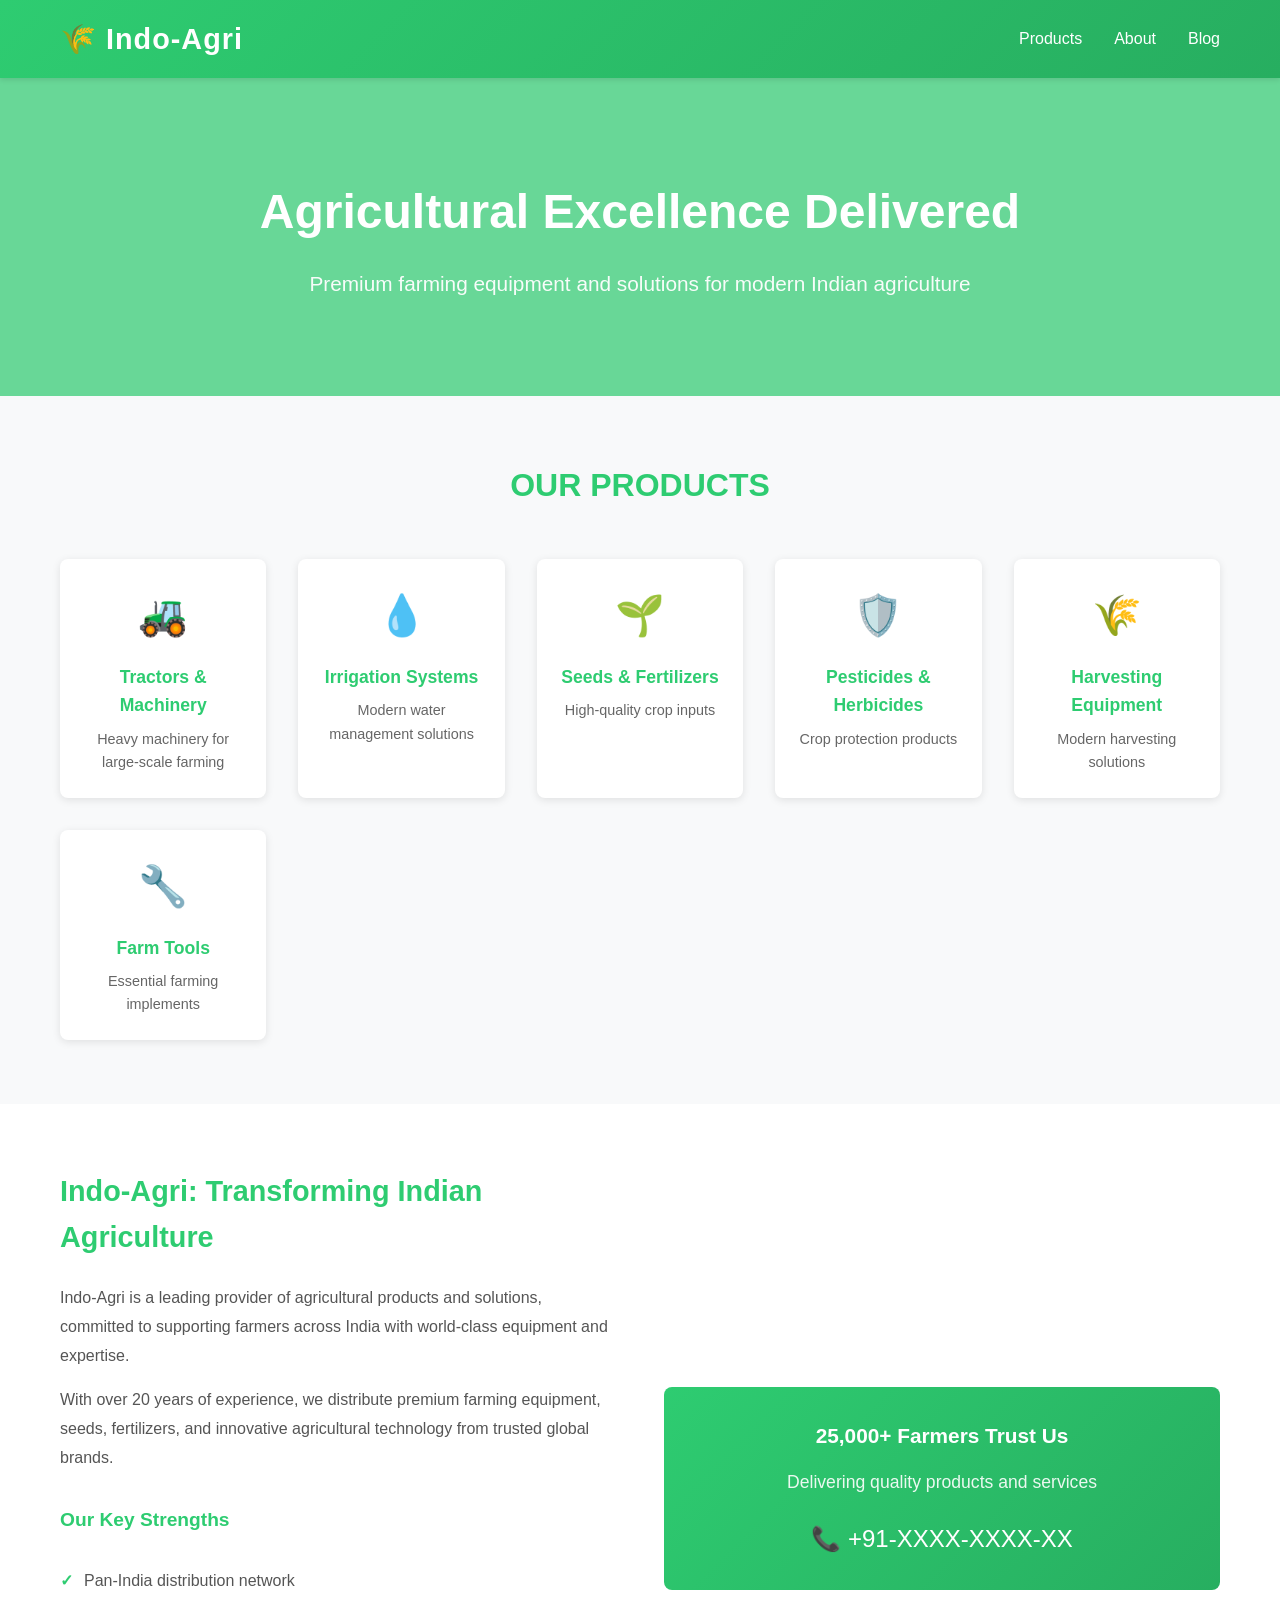
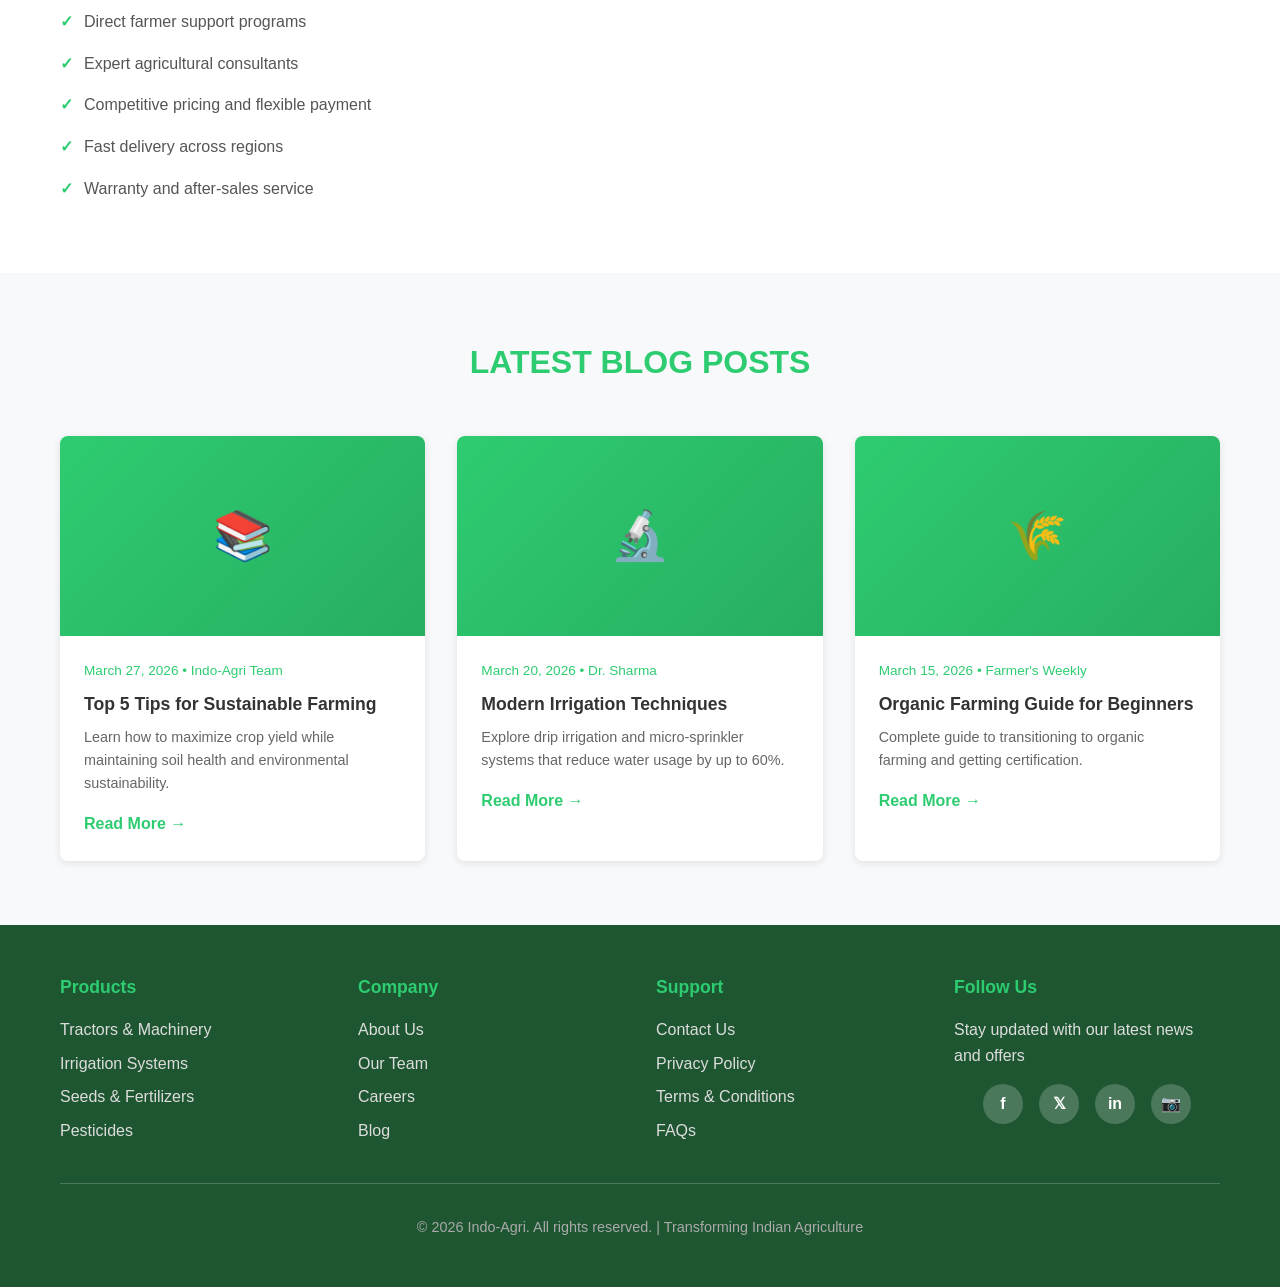
<file: index.html>
<!DOCTYPE html>
<html lang="en">
<head>
    <meta charset="UTF-8">
    <meta name="viewport" content="width=device-width, initial-scale=1.0">
    <title>Indo-Agri | Agricultural Products & Solutions</title>
    <link rel="stylesheet" href="styles.css">
</head>
<body>
    <!-- Header -->
    <header>
        <div class="container">
            <div class="header-content">
                <a href="#home" class="logo">🌾 Indo-Agri</a>
                <nav>
                    <a href="#products">Products</a>
                    <a href="#company">About</a>
                    <a href="#blog">Blog</a>
                </nav>
            </div>
        </div>
    </header>

    <!-- Hero Section -->
    <section class="hero" id="home">
        <div class="container">
            <h1>Agricultural Excellence Delivered</h1>
            <p>Premium farming equipment and solutions for modern Indian agriculture</p>
        </div>
    </section>

    <!-- Products Section -->
    <section id="products" class="products-section">
        <div class="container">
            <h2 class="section-title">OUR PRODUCTS</h2>
            <div class="products-grid">
                <div class="product-card">
                    <div class="product-icon">🚜</div>
                    <h3>Tractors & Machinery</h3>
                    <p>Heavy machinery for large-scale farming</p>
                </div>
                <div class="product-card">
                    <div class="product-icon">💧</div>
                    <h3>Irrigation Systems</h3>
                    <p>Modern water management solutions</p>
                </div>
                <div class="product-card">
                    <div class="product-icon">🌱</div>
                    <h3>Seeds & Fertilizers</h3>
                    <p>High-quality crop inputs</p>
                </div>
                <div class="product-card">
                    <div class="product-icon">🛡️</div>
                    <h3>Pesticides & Herbicides</h3>
                    <p>Crop protection products</p>
                </div>
                <div class="product-card">
                    <div class="product-icon">🌾</div>
                    <h3>Harvesting Equipment</h3>
                    <p>Modern harvesting solutions</p>
                </div>
                <div class="product-card">
                    <div class="product-icon">🔧</div>
                    <h3>Farm Tools</h3>
                    <p>Essential farming implements</p>
                </div>
            </div>
        </div>
    </section>

    <!-- Company Info Section -->
    <section id="company" class="company-info">
        <div class="container">
            <div class="company-content">
                <div class="company-text">
                    <h2>Indo-Agri: Transforming Indian Agriculture</h2>
                    <p>Indo-Agri is a leading provider of agricultural products and solutions, committed to supporting farmers across India with world-class equipment and expertise.</p>
                    <p>With over 20 years of experience, we distribute premium farming equipment, seeds, fertilizers, and innovative agricultural technology from trusted global brands.</p>
                    
                    <h3>Our Key Strengths</h3>
                    <ul class="strengths-list">
                        <li>Pan-India distribution network</li>
                        <li>Direct farmer support programs</li>
                        <li>Expert agricultural consultants</li>
                        <li>Competitive pricing and flexible payment</li>
                        <li>Fast delivery across regions</li>
                        <li>Warranty and after-sales service</li>
                    </ul>
                </div>
                <div class="company-info-box">
                    <h3>25,000+ Farmers Trust Us</h3>
                    <p>Delivering quality products and services</p>
                    <div class="contact-phone">📞 +91-XXXX-XXXX-XX</div>
                </div>
            </div>
        </div>
    </section>

    <!-- Blog Section -->
    <section id="blog" class="blog-section">
        <div class="container">
            <h2 class="section-title">LATEST BLOG POSTS</h2>
            <div class="blog-grid">
                <div class="blog-card">
                    <div class="blog-image">📚</div>
                    <div class="blog-content">
                        <div class="blog-date">March 27, 2026 • Indo-Agri Team</div>
                        <h3>Top 5 Tips for Sustainable Farming</h3>
                        <p>Learn how to maximize crop yield while maintaining soil health and environmental sustainability.</p>
                        <a href="#" class="read-more">Read More →</a>
                    </div>
                </div>
                <div class="blog-card">
                    <div class="blog-image">🔬</div>
                    <div class="blog-content">
                        <div class="blog-date">March 20, 2026 • Dr. Sharma</div>
                        <h3>Modern Irrigation Techniques</h3>
                        <p>Explore drip irrigation and micro-sprinkler systems that reduce water usage by up to 60%.</p>
                        <a href="#" class="read-more">Read More →</a>
                    </div>
                </div>
                <div class="blog-card">
                    <div class="blog-image">🌾</div>
                    <div class="blog-content">
                        <div class="blog-date">March 15, 2026 • Farmer's Weekly</div>
                        <h3>Organic Farming Guide for Beginners</h3>
                        <p>Complete guide to transitioning to organic farming and getting certification.</p>
                        <a href="#" class="read-more">Read More →</a>
                    </div>
                </div>
            </div>
        </div>
    </section>

    <!-- Footer -->
    <footer>
        <div class="container">
            <div class="footer-content">
                <div class="footer-section">
                    <h4>Products</h4>
                    <ul>
                        <li><a href="#">Tractors & Machinery</a></li>
                        <li><a href="#">Irrigation Systems</a></li>
                        <li><a href="#">Seeds & Fertilizers</a></li>
                        <li><a href="#">Pesticides</a></li>
                    </ul>
                </div>
                <div class="footer-section">
                    <h4>Company</h4>
                    <ul>
                        <li><a href="#">About Us</a></li>
                        <li><a href="#">Our Team</a></li>
                        <li><a href="#">Careers</a></li>
                        <li><a href="#">Blog</a></li>
                    </ul>
                </div>
                <div class="footer-section">
                    <h4>Support</h4>
                    <ul>
                        <li><a href="#">Contact Us</a></li>
                        <li><a href="#">Privacy Policy</a></li>
                        <li><a href="#">Terms & Conditions</a></li>
                        <li><a href="#">FAQs</a></li>
                    </ul>
                </div>
                <div class="footer-section">
                    <h4>Follow Us</h4>
                    <p>Stay updated with our latest news and offers</p>
                    <div class="social-links">
                        <a href="#" title="Facebook">f</a>
                        <a href="#" title="Twitter">𝕏</a>
                        <a href="#" title="LinkedIn">in</a>
                        <a href="#" title="Instagram">📷</a>
                    </div>
                </div>
            </div>
            <div class="footer-bottom">
                <p>&copy; 2026 Indo-Agri. All rights reserved. | Transforming Indian Agriculture</p>
            </div>
        </div>
    </footer>
</body>
</html>
</file>
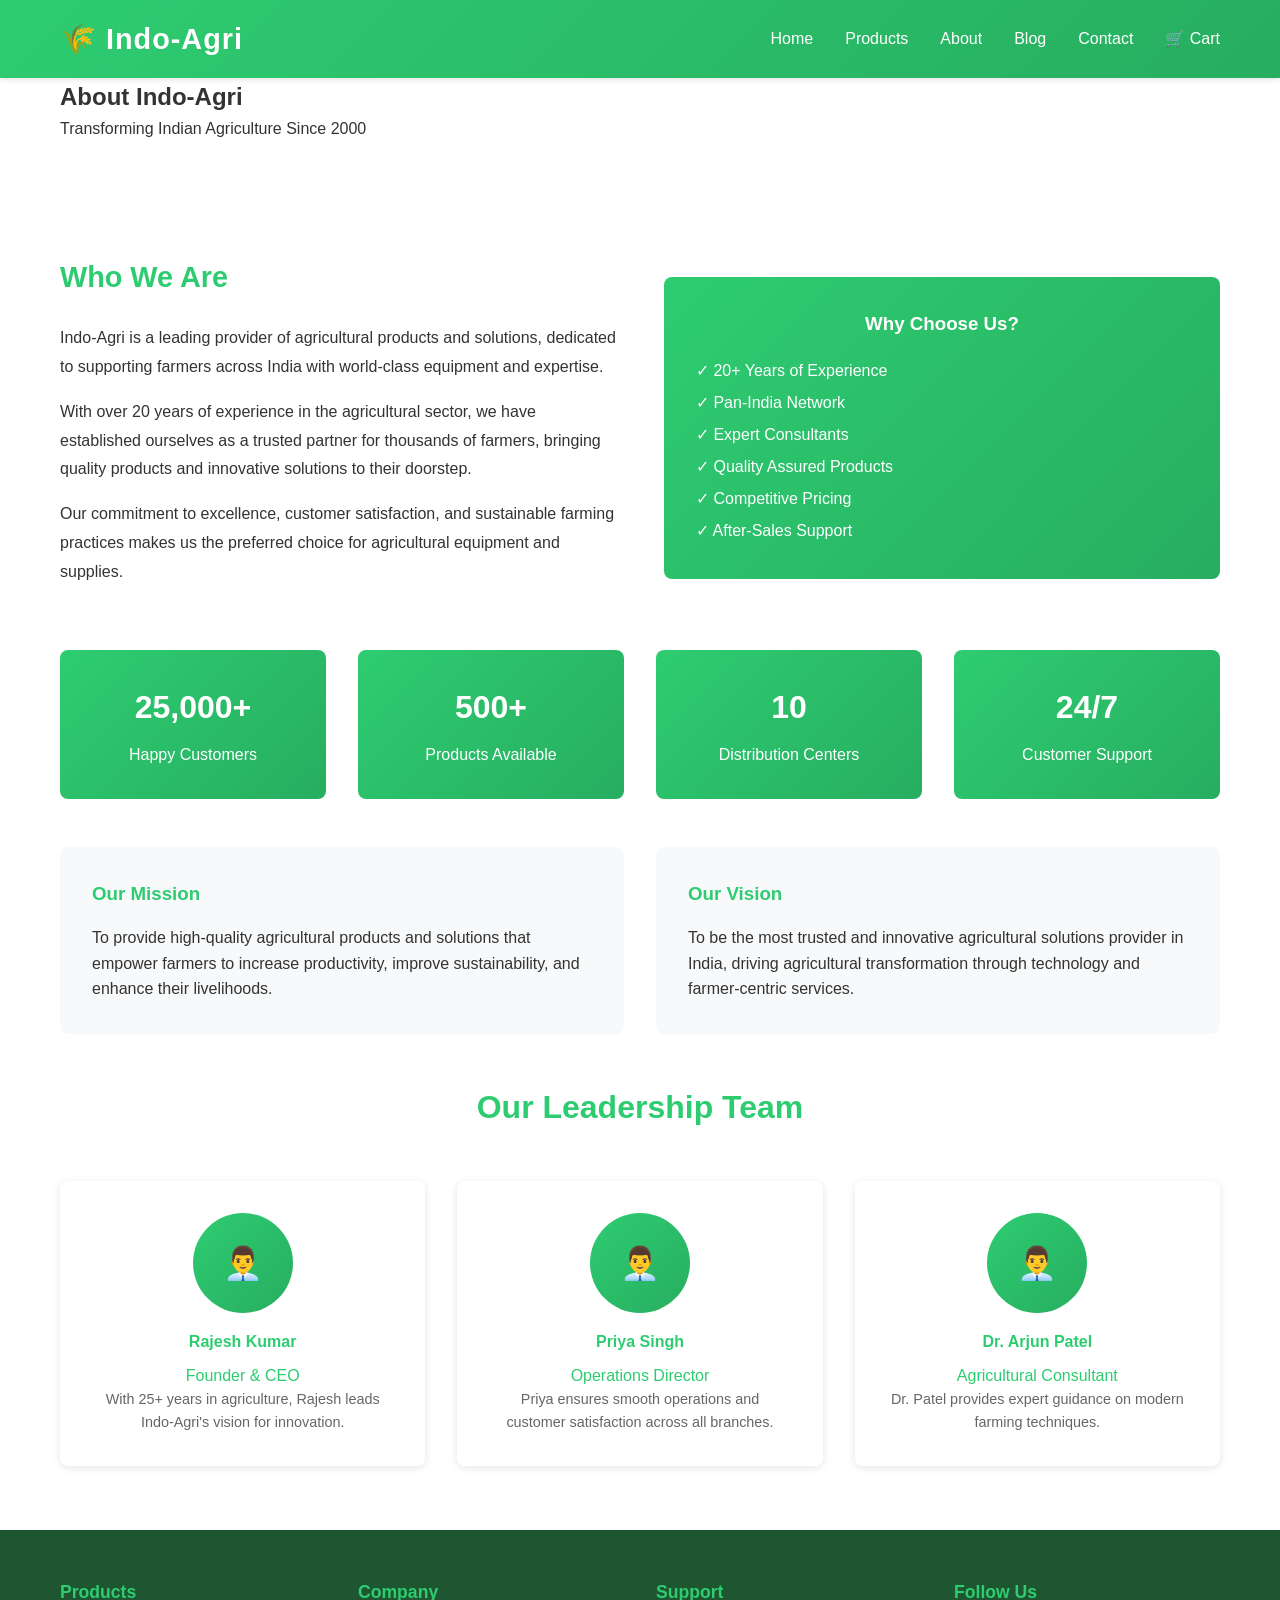
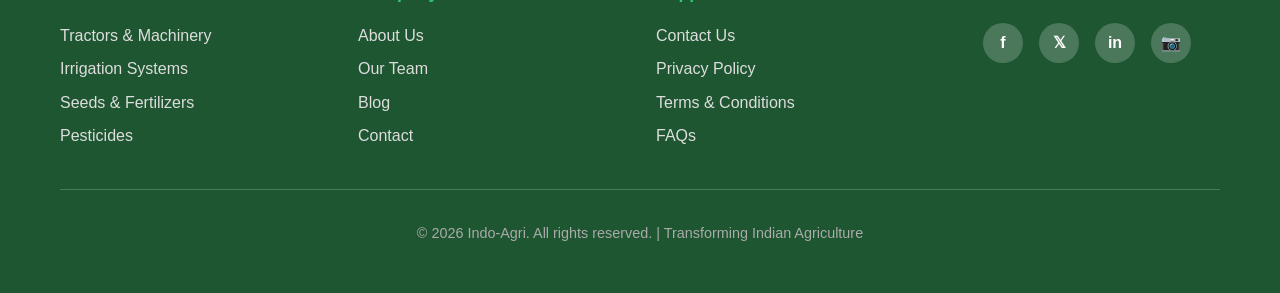
<file: about.html>
<!DOCTYPE html>
<html lang="en">
<head>
    <meta charset="UTF-8">
    <meta name="viewport" content="width=device-width, initial-scale=1.0">
    <title>About Us - Indo-Agri</title>
    <link rel="stylesheet" href="styles.css">
    <style>
        .team-grid {
            display: grid;
            grid-template-columns: repeat(auto-fit, minmax(250px, 1fr));
            gap: 2rem;
            margin-top: 2rem;
        }
        .team-member {
            background: white;
            padding: 2rem;
            text-align: center;
            border-radius: 8px;
            box-shadow: 0 2px 8px rgba(0,0,0,0.1);
        }
        .team-member-avatar {
            width: 100px;
            height: 100px;
            background: linear-gradient(135deg, #2ecc71, #27ae60);
            border-radius: 50%;
            margin: 0 auto 1rem;
            display: flex;
            align-items: center;
            justify-content: center;
            font-size: 2rem;
        }
        .team-member h4 {
            color: #2ecc71;
            margin-bottom: 0.5rem;
        }
        .about-content {
            display: grid;
            grid-template-columns: 1fr 1fr;
            gap: 3rem;
            align-items: center;
            margin: 3rem 0;
        }
        .about-text h2 {
            color: #2ecc71;
            margin-bottom: 1.5rem;
            font-size: 1.8rem;
        }
        .about-text p {
            margin-bottom: 1rem;
            line-height: 1.8;
        }
        .stats {
            display: grid;
            grid-template-columns: repeat(auto-fit, minmax(200px, 1fr));
            gap: 2rem;
            margin: 3rem 0;
            text-align: center;
        }
        .stat-box {
            background: linear-gradient(135deg, #2ecc71, #27ae60);
            color: white;
            padding: 2rem;
            border-radius: 8px;
        }
        .stat-number {
            font-size: 2rem;
            font-weight: bold;
            margin-bottom: 0.5rem;
        }
        @media (max-width: 768px) {
            .about-content {
                grid-template-columns: 1fr;
            }
        }
    </style>
</head>
<body>
    <!-- Header -->
    <header>
        <div class="container">
            <div class="header-content">
                <a href="index.html" class="logo">🌾 Indo-Agri</a>
                <nav>
                    <a href="index.html">Home</a>
                    <a href="products.html">Products</a>
                    <a href="about.html">About</a>
                    <a href="blog.html">Blog</a>
                    <a href="contact.html">Contact</a>
                    <span class="cart-icon">🛒 Cart</span>
                </nav>
            </div>
        </div>
    </header>

    <!-- Page Header -->
    <section class="page-header">
        <div class="container">
            <h1>About Indo-Agri</h1>
            <p>Transforming Indian Agriculture Since 2000</p>
        </div>
    </section>

    <!-- About Content -->
    <section style="padding: 4rem 2rem; background: white;">
        <div class="container">
            <div class="about-content">
                <div class="about-text">
                    <h2>Who We Are</h2>
                    <p>Indo-Agri is a leading provider of agricultural products and solutions, dedicated to supporting farmers across India with world-class equipment and expertise.</p>
                    <p>With over 20 years of experience in the agricultural sector, we have established ourselves as a trusted partner for thousands of farmers, bringing quality products and innovative solutions to their doorstep.</p>
                    <p>Our commitment to excellence, customer satisfaction, and sustainable farming practices makes us the preferred choice for agricultural equipment and supplies.</p>
                </div>
                <div style="background: linear-gradient(135deg, #2ecc71, #27ae60); border-radius: 8px; padding: 2rem; color: white; text-align: center;">
                    <h3 style="margin-bottom: 1rem;">Why Choose Us?</h3>
                    <ul style="list-style: none; text-align: left; line-height: 2;">
                        <li>✓ 20+ Years of Experience</li>
                        <li>✓ Pan-India Network</li>
                        <li>✓ Expert Consultants</li>
                        <li>✓ Quality Assured Products</li>
                        <li>✓ Competitive Pricing</li>
                        <li>✓ After-Sales Support</li>
                    </ul>
                </div>
            </div>

            <!-- Statistics -->
            <div class="stats">
                <div class="stat-box">
                    <div class="stat-number">25,000+</div>
                    <div>Happy Customers</div>
                </div>
                <div class="stat-box">
                    <div class="stat-number">500+</div>
                    <div>Products Available</div>
                </div>
                <div class="stat-box">
                    <div class="stat-number">10</div>
                    <div>Distribution Centers</div>
                </div>
                <div class="stat-box">
                    <div class="stat-number">24/7</div>
                    <div>Customer Support</div>
                </div>
            </div>

            <!-- Our Mission & Vision -->
            <div style="display: grid; grid-template-columns: 1fr 1fr; gap: 2rem; margin: 3rem 0;">
                <div style="background: #f8f9fa; padding: 2rem; border-radius: 8px;">
                    <h3 style="color: #2ecc71; margin-bottom: 1rem;">Our Mission</h3>
                    <p>To provide high-quality agricultural products and solutions that empower farmers to increase productivity, improve sustainability, and enhance their livelihoods.</p>
                </div>
                <div style="background: #f8f9fa; padding: 2rem; border-radius: 8px;">
                    <h3 style="color: #2ecc71; margin-bottom: 1rem;">Our Vision</h3>
                    <p>To be the most trusted and innovative agricultural solutions provider in India, driving agricultural transformation through technology and farmer-centric services.</p>
                </div>
            </div>

            <!-- Team Section -->
            <h2 class="section-title" style="margin-top: 3rem;">Our Leadership Team</h2>
            <div class="team-grid">
                <div class="team-member">
                    <div class="team-member-avatar">👨‍💼</div>
                    <h4>Rajesh Kumar</h4>
                    <p style="color: #2ecc71;">Founder & CEO</p>
                    <p style="font-size: 0.9rem; color: #666;">With 25+ years in agriculture, Rajesh leads Indo-Agri's vision for innovation.</p>
                </div>
                <div class="team-member">
                    <div class="team-member-avatar">👨‍💼</div>
                    <h4>Priya Singh</h4>
                    <p style="color: #2ecc71;">Operations Director</p>
                    <p style="font-size: 0.9rem; color: #666;">Priya ensures smooth operations and customer satisfaction across all branches.</p>
                </div>
                <div class="team-member">
                    <div class="team-member-avatar">👨‍💼</div>
                    <h4>Dr. Arjun Patel</h4>
                    <p style="color: #2ecc71;">Agricultural Consultant</p>
                    <p style="font-size: 0.9rem; color: #666;">Dr. Patel provides expert guidance on modern farming techniques.</p>
                </div>
            </div>
        </div>
    </section>

    <!-- Footer -->
    <footer>
        <div class="container">
            <div class="footer-content">
                <div class="footer-section">
                    <h4>Products</h4>
                    <ul>
                        <li><a href="products.html">Tractors & Machinery</a></li>
                        <li><a href="products.html">Irrigation Systems</a></li>
                        <li><a href="products.html">Seeds & Fertilizers</a></li>
                        <li><a href="products.html">Pesticides</a></li>
                    </ul>
                </div>
                <div class="footer-section">
                    <h4>Company</h4>
                    <ul>
                        <li><a href="about.html">About Us</a></li>
                        <li><a href="about.html">Our Team</a></li>
                        <li><a href="blog.html">Blog</a></li>
                        <li><a href="contact.html">Contact</a></li>
                    </ul>
                </div>
                <div class="footer-section">
                    <h4>Support</h4>
                    <ul>
                        <li><a href="contact.html">Contact Us</a></li>
                        <li><a href="#">Privacy Policy</a></li>
                        <li><a href="#">Terms & Conditions</a></li>
                        <li><a href="#">FAQs</a></li>
                    </ul>
                </div>
                <div class="footer-section">
                    <h4>Follow Us</h4>
                    <div class="social-links">
                        <a href="#" title="Facebook">f</a>
                        <a href="#" title="Twitter">𝕏</a>
                        <a href="#" title="LinkedIn">in</a>
                        <a href="#" title="Instagram">📷</a>
                    </div>
                </div>
            </div>
            <div class="footer-bottom">
                <p>&copy; 2026 Indo-Agri. All rights reserved. | Transforming Indian Agriculture</p>
            </div>
        </div>
    </footer>
</body>
</html>
</file>
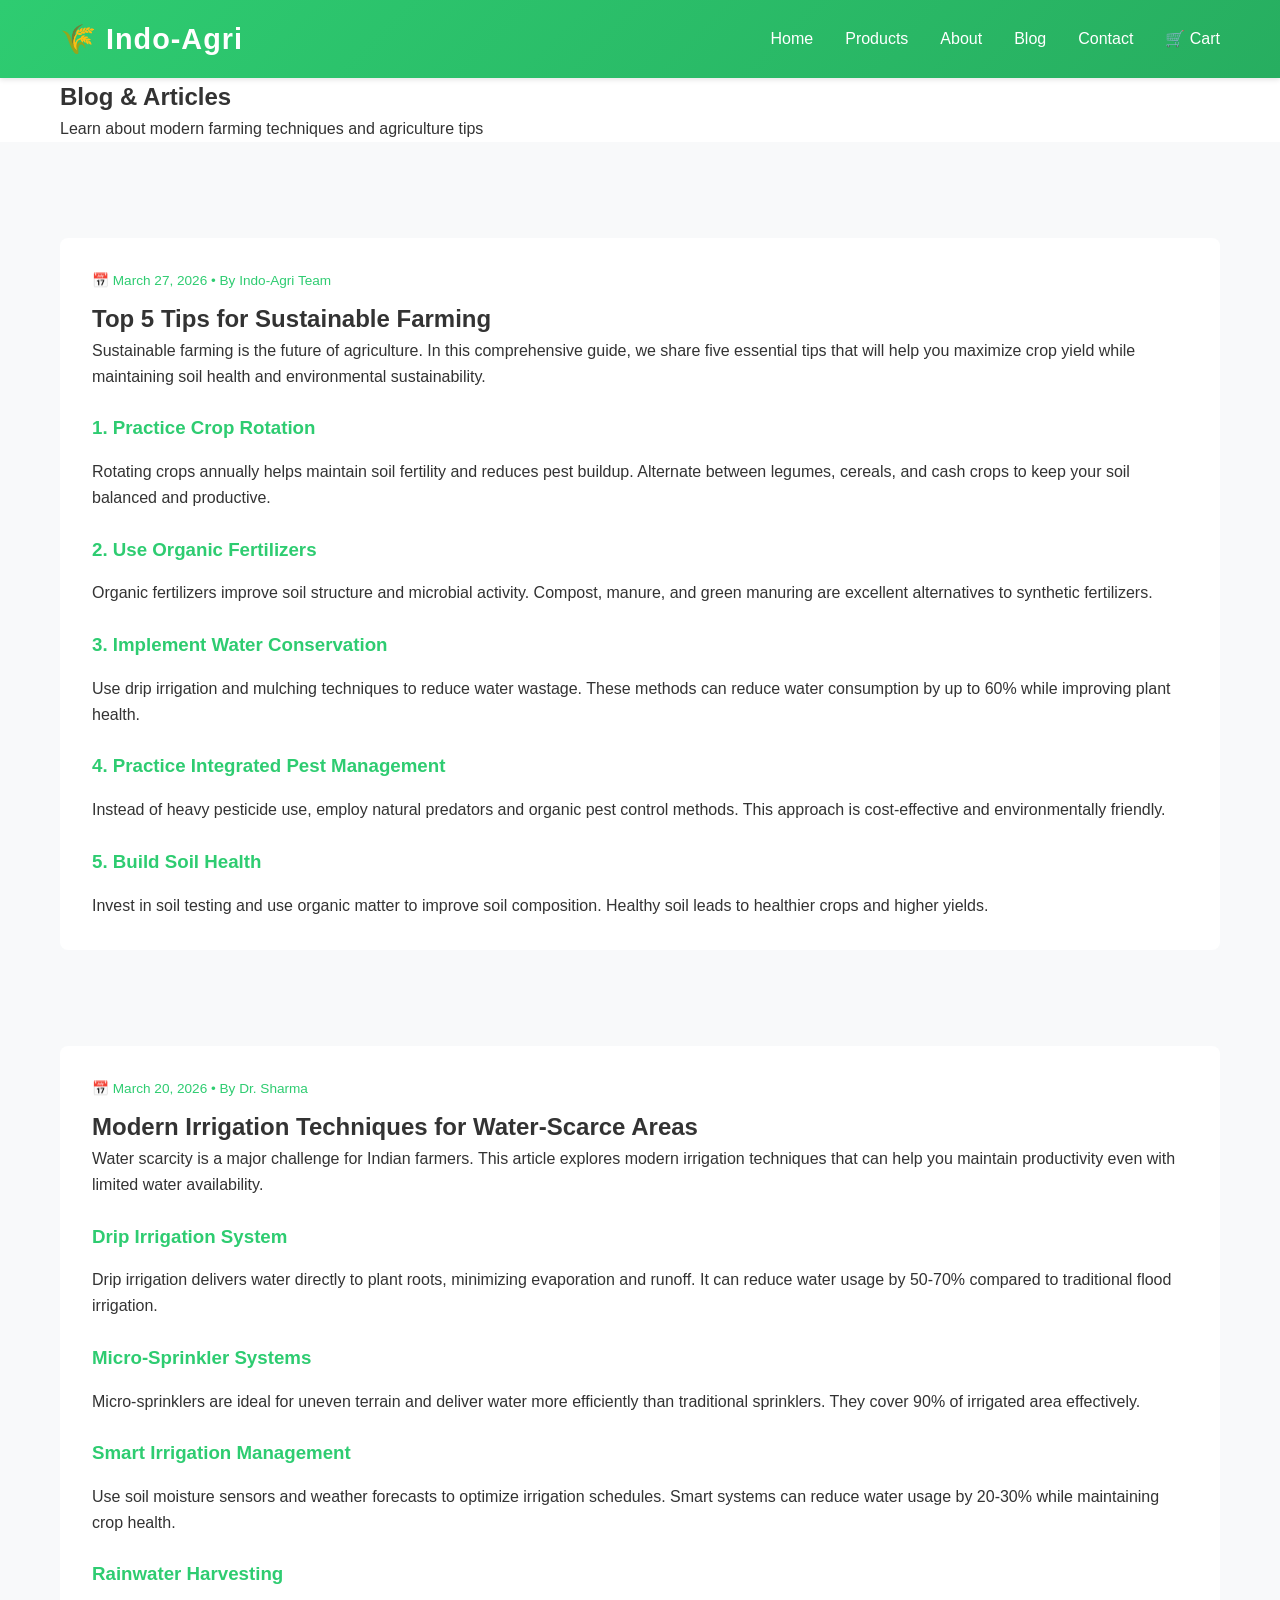
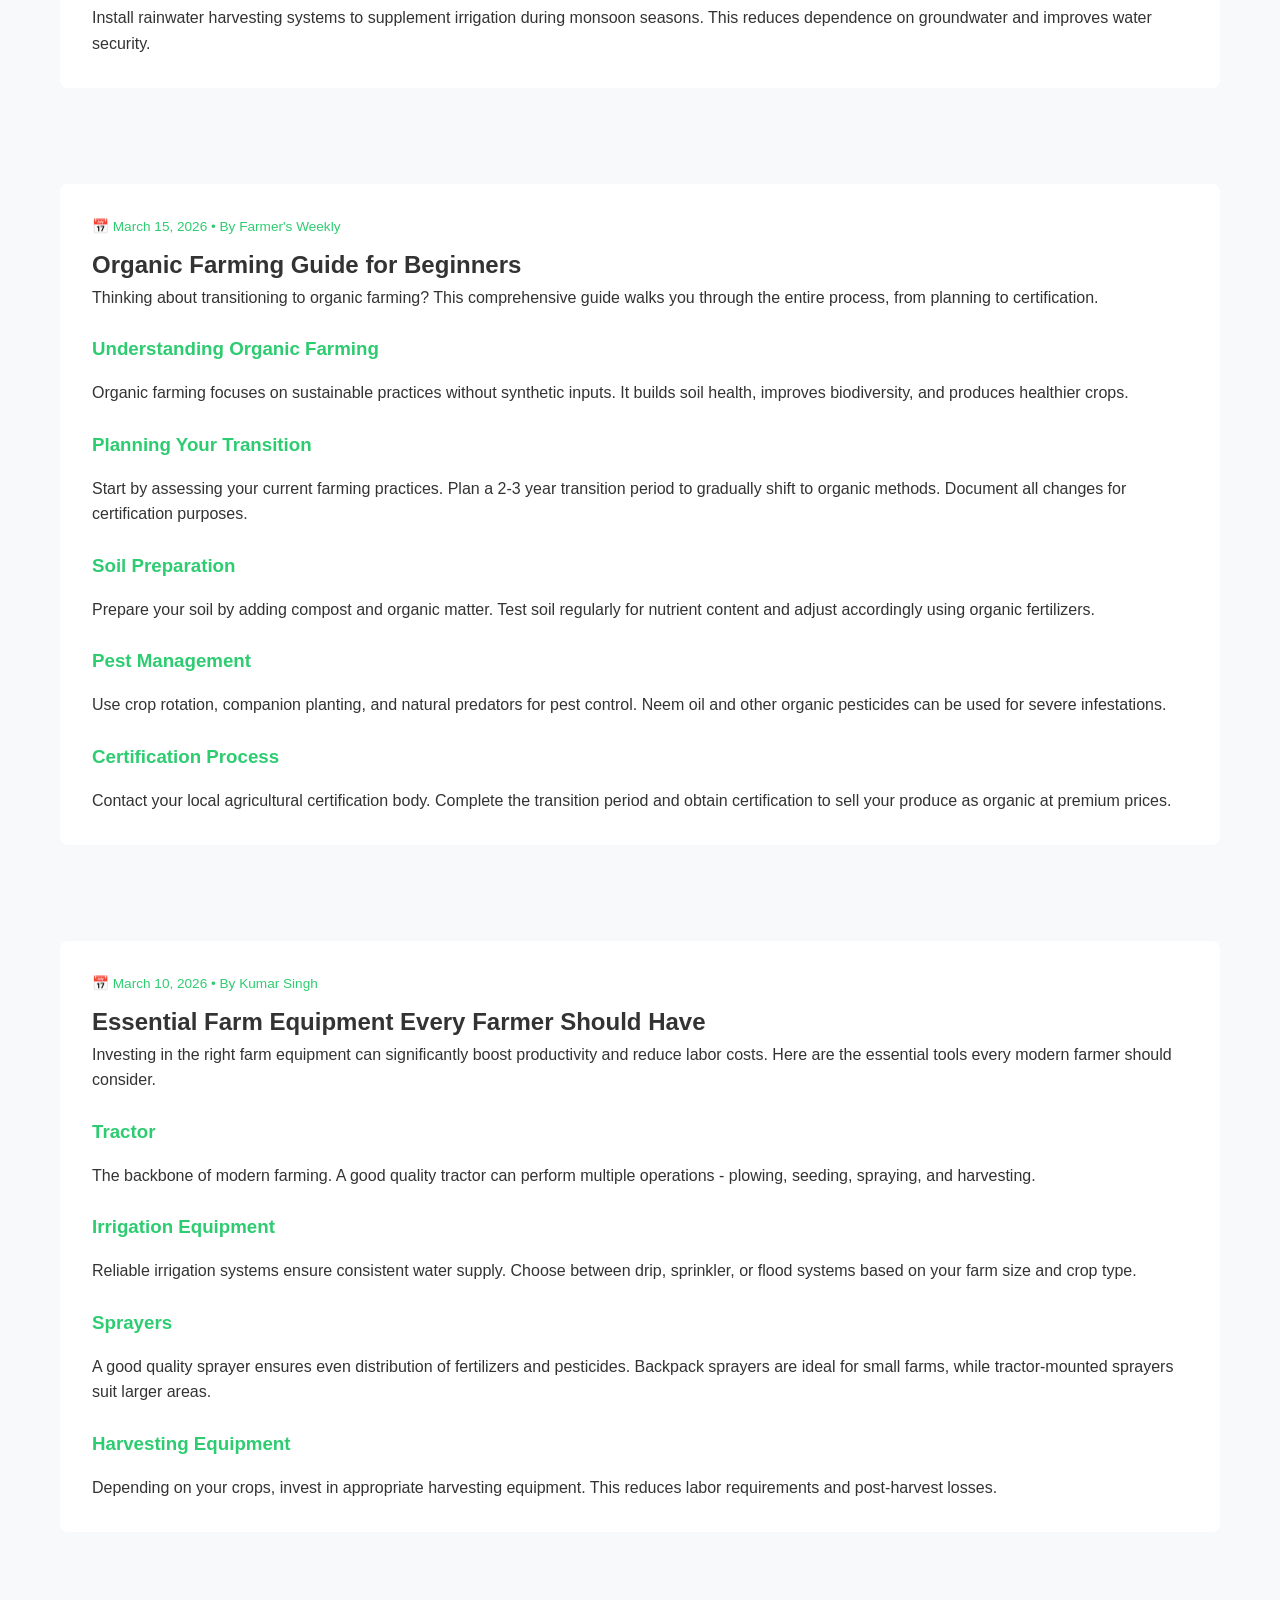
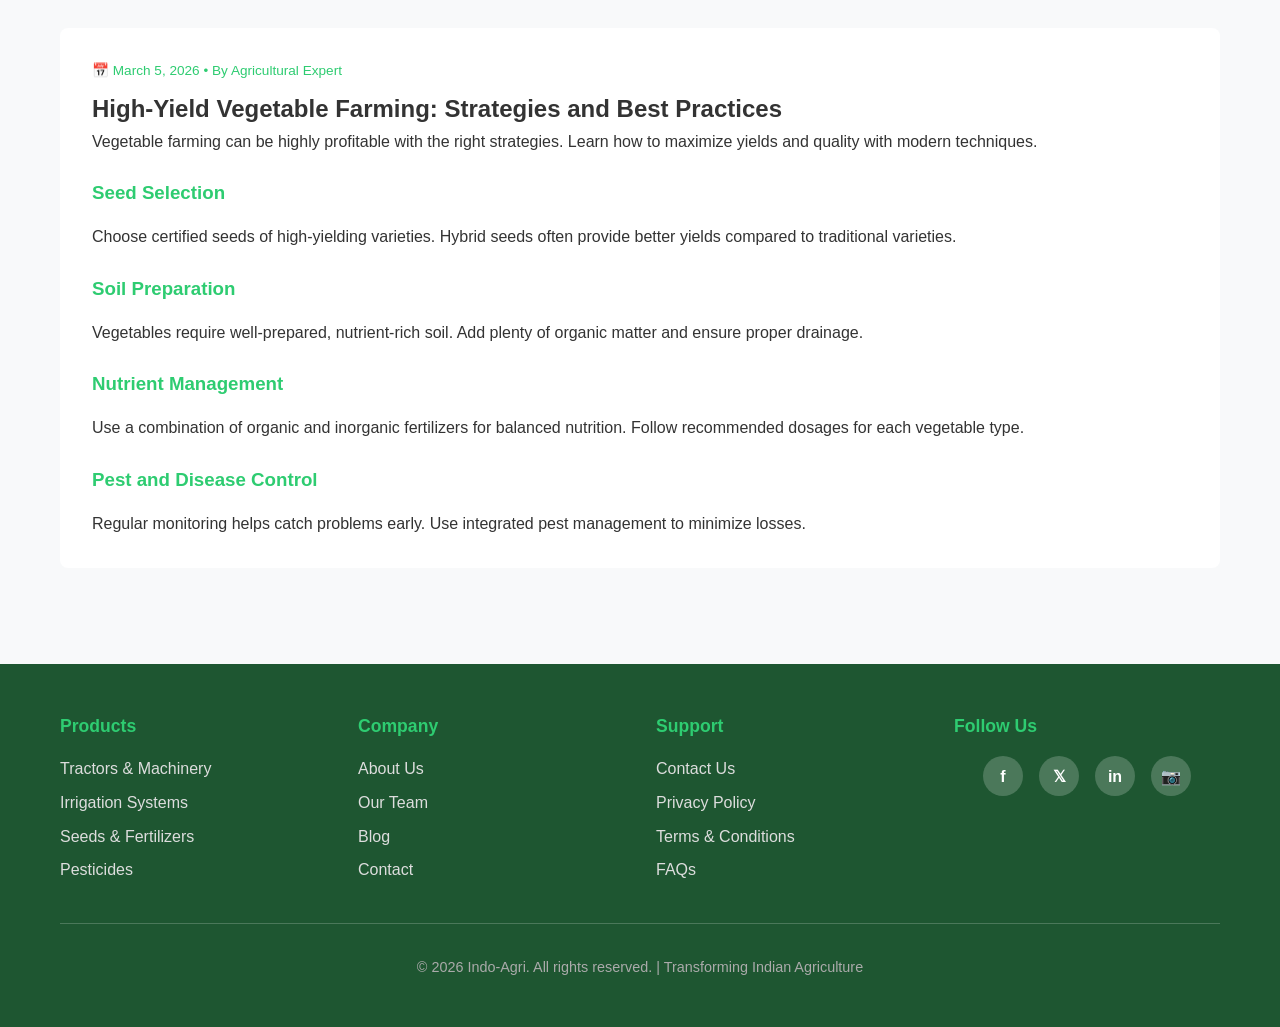
<file: blog.html>
<!DOCTYPE html>
<html lang="en">
<head>
    <meta charset="UTF-8">
    <meta name="viewport" content="width=device-width, initial-scale=1.0">
    <title>Blog - Indo-Agri</title>
    <link rel="stylesheet" href="styles.css">
    <style>
        .blog-detail {
            background: white;
            padding: 2rem;
            border-radius: 8px;
            margin: 2rem 0;
        }
        .blog-detail h3 {
            color: #2ecc71;
            margin: 1.5rem 0 1rem;
        }
    </style>
</head>
<body>
    <!-- Header -->
    <header>
        <div class="container">
            <div class="header-content">
                <a href="index.html" class="logo">🌾 Indo-Agri</a>
                <nav>
                    <a href="index.html">Home</a>
                    <a href="products.html">Products</a>
                    <a href="about.html">About</a>
                    <a href="blog.html">Blog</a>
                    <a href="contact.html">Contact</a>
                    <span class="cart-icon">🛒 Cart</span>
                </nav>
            </div>
        </div>
    </header>

    <!-- Page Header -->
    <section class="page-header">
        <div class="container">
            <h1>Blog & Articles</h1>
            <p>Learn about modern farming techniques and agriculture tips</p>
        </div>
    </section>

    <!-- Blog Posts -->
    <section style="padding: 4rem 2rem; background: #f8f9fa;">
        <div class="container">
            <div class="blog-grid" style="grid-template-columns: 1fr;">
                <!-- Blog Post 1 -->
                <div class="blog-detail">
                    <div class="blog-date">📅 March 27, 2026 • By Indo-Agri Team</div>
                    <h2>Top 5 Tips for Sustainable Farming</h2>
                    <p>Sustainable farming is the future of agriculture. In this comprehensive guide, we share five essential tips that will help you maximize crop yield while maintaining soil health and environmental sustainability.</p>
                    
                    <h3>1. Practice Crop Rotation</h3>
                    <p>Rotating crops annually helps maintain soil fertility and reduces pest buildup. Alternate between legumes, cereals, and cash crops to keep your soil balanced and productive.</p>
                    
                    <h3>2. Use Organic Fertilizers</h3>
                    <p>Organic fertilizers improve soil structure and microbial activity. Compost, manure, and green manuring are excellent alternatives to synthetic fertilizers.</p>
                    
                    <h3>3. Implement Water Conservation</h3>
                    <p>Use drip irrigation and mulching techniques to reduce water wastage. These methods can reduce water consumption by up to 60% while improving plant health.</p>
                    
                    <h3>4. Practice Integrated Pest Management</h3>
                    <p>Instead of heavy pesticide use, employ natural predators and organic pest control methods. This approach is cost-effective and environmentally friendly.</p>
                    
                    <h3>5. Build Soil Health</h3>
                    <p>Invest in soil testing and use organic matter to improve soil composition. Healthy soil leads to healthier crops and higher yields.</p>
                </div>

                <!-- Blog Post 2 -->
                <div class="blog-detail">
                    <div class="blog-date">📅 March 20, 2026 • By Dr. Sharma</div>
                    <h2>Modern Irrigation Techniques for Water-Scarce Areas</h2>
                    <p>Water scarcity is a major challenge for Indian farmers. This article explores modern irrigation techniques that can help you maintain productivity even with limited water availability.</p>
                    
                    <h3>Drip Irrigation System</h3>
                    <p>Drip irrigation delivers water directly to plant roots, minimizing evaporation and runoff. It can reduce water usage by 50-70% compared to traditional flood irrigation.</p>
                    
                    <h3>Micro-Sprinkler Systems</h3>
                    <p>Micro-sprinklers are ideal for uneven terrain and deliver water more efficiently than traditional sprinklers. They cover 90% of irrigated area effectively.</p>
                    
                    <h3>Smart Irrigation Management</h3>
                    <p>Use soil moisture sensors and weather forecasts to optimize irrigation schedules. Smart systems can reduce water usage by 20-30% while maintaining crop health.</p>
                    
                    <h3>Rainwater Harvesting</h3>
                    <p>Install rainwater harvesting systems to supplement irrigation during monsoon seasons. This reduces dependence on groundwater and improves water security.</p>
                </div>

                <!-- Blog Post 3 -->
                <div class="blog-detail">
                    <div class="blog-date">📅 March 15, 2026 • By Farmer's Weekly</div>
                    <h2>Organic Farming Guide for Beginners</h2>
                    <p>Thinking about transitioning to organic farming? This comprehensive guide walks you through the entire process, from planning to certification.</p>
                    
                    <h3>Understanding Organic Farming</h3>
                    <p>Organic farming focuses on sustainable practices without synthetic inputs. It builds soil health, improves biodiversity, and produces healthier crops.</p>
                    
                    <h3>Planning Your Transition</h3>
                    <p>Start by assessing your current farming practices. Plan a 2-3 year transition period to gradually shift to organic methods. Document all changes for certification purposes.</p>
                    
                    <h3>Soil Preparation</h3>
                    <p>Prepare your soil by adding compost and organic matter. Test soil regularly for nutrient content and adjust accordingly using organic fertilizers.</p>
                    
                    <h3>Pest Management</h3>
                    <p>Use crop rotation, companion planting, and natural predators for pest control. Neem oil and other organic pesticides can be used for severe infestations.</p>
                    
                    <h3>Certification Process</h3>
                    <p>Contact your local agricultural certification body. Complete the transition period and obtain certification to sell your produce as organic at premium prices.</p>
                </div>

                <!-- Blog Post 4 -->
                <div class="blog-detail">
                    <div class="blog-date">📅 March 10, 2026 • By Kumar Singh</div>
                    <h2>Essential Farm Equipment Every Farmer Should Have</h2>
                    <p>Investing in the right farm equipment can significantly boost productivity and reduce labor costs. Here are the essential tools every modern farmer should consider.</p>
                    
                    <h3>Tractor</h3>
                    <p>The backbone of modern farming. A good quality tractor can perform multiple operations - plowing, seeding, spraying, and harvesting.</p>
                    
                    <h3>Irrigation Equipment</h3>
                    <p>Reliable irrigation systems ensure consistent water supply. Choose between drip, sprinkler, or flood systems based on your farm size and crop type.</p>
                    
                    <h3>Sprayers</h3>
                    <p>A good quality sprayer ensures even distribution of fertilizers and pesticides. Backpack sprayers are ideal for small farms, while tractor-mounted sprayers suit larger areas.</p>
                    
                    <h3>Harvesting Equipment</h3>
                    <p>Depending on your crops, invest in appropriate harvesting equipment. This reduces labor requirements and post-harvest losses.</p>
                </div>

                <!-- Blog Post 5 -->
                <div class="blog-detail">
                    <div class="blog-date">📅 March 5, 2026 • By Agricultural Expert</div>
                    <h2>High-Yield Vegetable Farming: Strategies and Best Practices</h2>
                    <p>Vegetable farming can be highly profitable with the right strategies. Learn how to maximize yields and quality with modern techniques.</p>
                    
                    <h3>Seed Selection</h3>
                    <p>Choose certified seeds of high-yielding varieties. Hybrid seeds often provide better yields compared to traditional varieties.</p>
                    
                    <h3>Soil Preparation</h3>
                    <p>Vegetables require well-prepared, nutrient-rich soil. Add plenty of organic matter and ensure proper drainage.</p>
                    
                    <h3>Nutrient Management</h3>
                    <p>Use a combination of organic and inorganic fertilizers for balanced nutrition. Follow recommended dosages for each vegetable type.</p>
                    
                    <h3>Pest and Disease Control</h3>
                    <p>Regular monitoring helps catch problems early. Use integrated pest management to minimize losses.</p>
                </div>
            </div>
        </div>
    </section>

    <!-- Footer -->
    <footer>
        <div class="container">
            <div class="footer-content">
                <div class="footer-section">
                    <h4>Products</h4>
                    <ul>
                        <li><a href="products.html">Tractors & Machinery</a></li>
                        <li><a href="products.html">Irrigation Systems</a></li>
                        <li><a href="products.html">Seeds & Fertilizers</a></li>
                        <li><a href="products.html">Pesticides</a></li>
                    </ul>
                </div>
                <div class="footer-section">
                    <h4>Company</h4>
                    <ul>
                        <li><a href="about.html">About Us</a></li>
                        <li><a href="about.html">Our Team</a></li>
                        <li><a href="blog.html">Blog</a></li>
                        <li><a href="contact.html">Contact</a></li>
                    </ul>
                </div>
                <div class="footer-section">
                    <h4>Support</h4>
                    <ul>
                        <li><a href="contact.html">Contact Us</a></li>
                        <li><a href="#">Privacy Policy</a></li>
                        <li><a href="#">Terms & Conditions</a></li>
                        <li><a href="#">FAQs</a></li>
                    </ul>
                </div>
                <div class="footer-section">
                    <h4>Follow Us</h4>
                    <div class="social-links">
                        <a href="#" title="Facebook">f</a>
                        <a href="#" title="Twitter">𝕏</a>
                        <a href="#" title="LinkedIn">in</a>
                        <a href="#" title="Instagram">📷</a>
                    </div>
                </div>
            </div>
            <div class="footer-bottom">
                <p>&copy; 2026 Indo-Agri. All rights reserved. | Transforming Indian Agriculture</p>
            </div>
        </div>
    </footer>
</body>
</html>
</file>
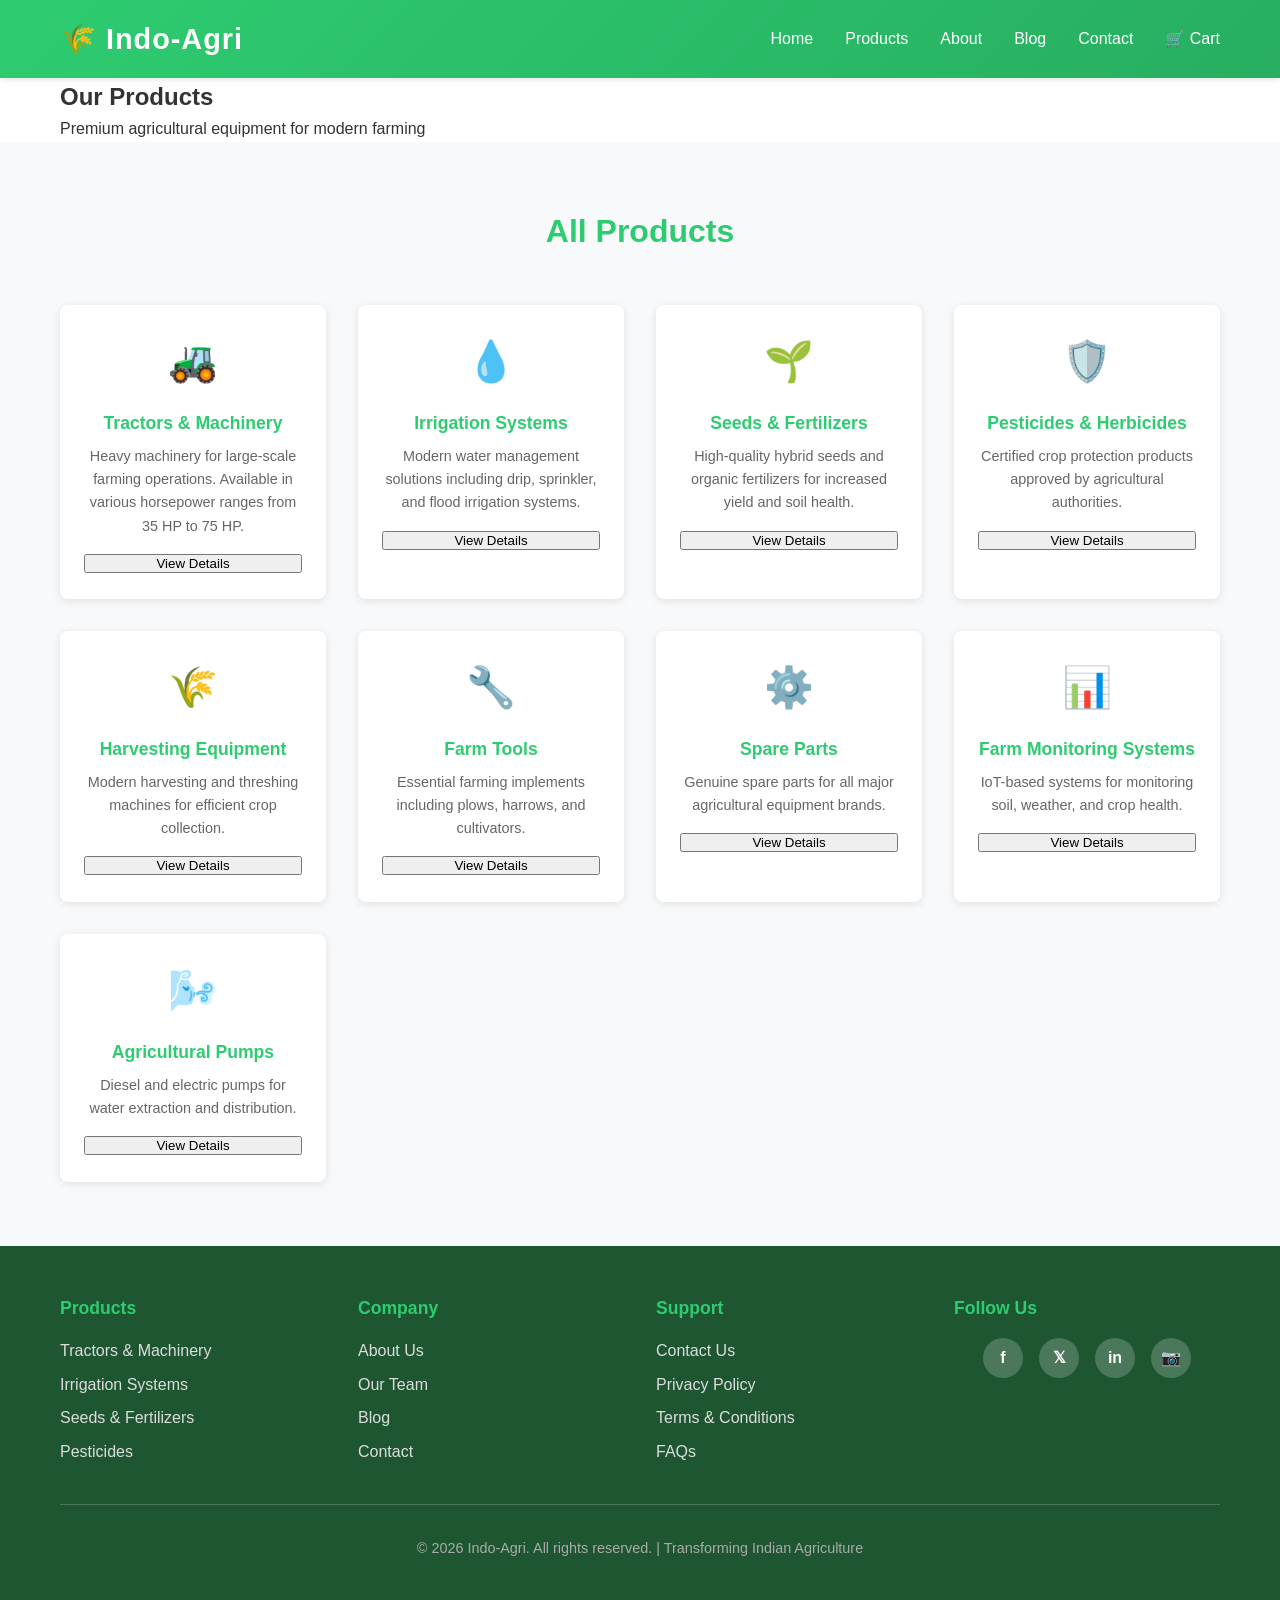
<file: products.html>
<!DOCTYPE html>
<html lang="en">
<head>
    <meta charset="UTF-8">
    <meta name="viewport" content="width=device-width, initial-scale=1.0">
    <title>Products - Indo-Agri</title>
    <link rel="stylesheet" href="styles.css">
</head>
<body>
    <!-- Header -->
    <header>
        <div class="container">
            <div class="header-content">
                <a href="index.html" class="logo">🌾 Indo-Agri</a>
                <nav>
                    <a href="index.html">Home</a>
                    <a href="products.html">Products</a>
                    <a href="about.html">About</a>
                    <a href="blog.html">Blog</a>
                    <a href="contact.html">Contact</a>
                    <span class="cart-icon">🛒 Cart</span>
                </nav>
            </div>
        </div>
    </header>

    <!-- Page Header -->
    <section class="page-header">
        <div class="container">
            <h1>Our Products</h1>
            <p>Premium agricultural equipment for modern farming</p>
        </div>
    </section>

    <!-- Products Section -->
    <section class="products-section">
        <div class="container">
            <h2 class="section-title">All Products</h2>
            <div class="products-grid" style="grid-template-columns: repeat(auto-fit, minmax(250px, 1fr));">
                <div class="product-card">
                    <div class="product-icon">🚜</div>
                    <h3>Tractors & Machinery</h3>
                    <p>Heavy machinery for large-scale farming operations. Available in various horsepower ranges from 35 HP to 75 HP.</p>
                    <button class="cta-button" style="width: 100%; margin-top: 1rem;">View Details</button>
                </div>
                <div class="product-card">
                    <div class="product-icon">💧</div>
                    <h3>Irrigation Systems</h3>
                    <p>Modern water management solutions including drip, sprinkler, and flood irrigation systems.</p>
                    <button class="cta-button" style="width: 100%; margin-top: 1rem;">View Details</button>
                </div>
                <div class="product-card">
                    <div class="product-icon">🌱</div>
                    <h3>Seeds & Fertilizers</h3>
                    <p>High-quality hybrid seeds and organic fertilizers for increased yield and soil health.</p>
                    <button class="cta-button" style="width: 100%; margin-top: 1rem;">View Details</button>
                </div>
                <div class="product-card">
                    <div class="product-icon">🛡️</div>
                    <h3>Pesticides & Herbicides</h3>
                    <p>Certified crop protection products approved by agricultural authorities.</p>
                    <button class="cta-button" style="width: 100%; margin-top: 1rem;">View Details</button>
                </div>
                <div class="product-card">
                    <div class="product-icon">🌾</div>
                    <h3>Harvesting Equipment</h3>
                    <p>Modern harvesting and threshing machines for efficient crop collection.</p>
                    <button class="cta-button" style="width: 100%; margin-top: 1rem;">View Details</button>
                </div>
                <div class="product-card">
                    <div class="product-icon">🔧</div>
                    <h3>Farm Tools</h3>
                    <p>Essential farming implements including plows, harrows, and cultivators.</p>
                    <button class="cta-button" style="width: 100%; margin-top: 1rem;">View Details</button>
                </div>
                <div class="product-card">
                    <div class="product-icon">⚙️</div>
                    <h3>Spare Parts</h3>
                    <p>Genuine spare parts for all major agricultural equipment brands.</p>
                    <button class="cta-button" style="width: 100%; margin-top: 1rem;">View Details</button>
                </div>
                <div class="product-card">
                    <div class="product-icon">📊</div>
                    <h3>Farm Monitoring Systems</h3>
                    <p>IoT-based systems for monitoring soil, weather, and crop health.</p>
                    <button class="cta-button" style="width: 100%; margin-top: 1rem;">View Details</button>
                </div>
                <div class="product-card">
                    <div class="product-icon">🌬️</div>
                    <h3>Agricultural Pumps</h3>
                    <p>Diesel and electric pumps for water extraction and distribution.</p>
                    <button class="cta-button" style="width: 100%; margin-top: 1rem;">View Details</button>
                </div>
            </div>
        </div>
    </section>

    <!-- Footer -->
    <footer>
        <div class="container">
            <div class="footer-content">
                <div class="footer-section">
                    <h4>Products</h4>
                    <ul>
                        <li><a href="products.html">Tractors & Machinery</a></li>
                        <li><a href="products.html">Irrigation Systems</a></li>
                        <li><a href="products.html">Seeds & Fertilizers</a></li>
                        <li><a href="products.html">Pesticides</a></li>
                    </ul>
                </div>
                <div class="footer-section">
                    <h4>Company</h4>
                    <ul>
                        <li><a href="about.html">About Us</a></li>
                        <li><a href="about.html">Our Team</a></li>
                        <li><a href="blog.html">Blog</a></li>
                        <li><a href="contact.html">Contact</a></li>
                    </ul>
                </div>
                <div class="footer-section">
                    <h4>Support</h4>
                    <ul>
                        <li><a href="contact.html">Contact Us</a></li>
                        <li><a href="#">Privacy Policy</a></li>
                        <li><a href="#">Terms & Conditions</a></li>
                        <li><a href="#">FAQs</a></li>
                    </ul>
                </div>
                <div class="footer-section">
                    <h4>Follow Us</h4>
                    <div class="social-links">
                        <a href="#" title="Facebook">f</a>
                        <a href="#" title="Twitter">𝕏</a>
                        <a href="#" title="LinkedIn">in</a>
                        <a href="#" title="Instagram">📷</a>
                    </div>
                </div>
            </div>
            <div class="footer-bottom">
                <p>&copy; 2026 Indo-Agri. All rights reserved. | Transforming Indian Agriculture</p>
            </div>
        </div>
    </footer>
</body>
</html>
</file>
<file: styles.css>
/* ========================================
   RESET & BASE STYLES
   ======================================== */

* {
    margin: 0;
    padding: 0;
    box-sizing: border-box;
}

body {
    font-family: 'Segoe UI', Tahoma, Geneva, Verdana, sans-serif;
    line-height: 1.6;
    color: #333;
}

/* ========================================
   CONTAINER
   ======================================== */

.container {
    max-width: 1200px;
    margin: 0 auto;
    padding: 0 20px;
}

/* ========================================
   HEADER & NAVIGATION
   ======================================== */

header {
    background: linear-gradient(135deg, #2ecc71 0%, #27ae60 100%);
    color: white;
    padding: 1rem 0;
    position: sticky;
    top: 0;
    z-index: 100;
    box-shadow: 0 2px 5px rgba(0, 0, 0, 0.1);
}

.header-content {
    display: flex;
    justify-content: space-between;
    align-items: center;
}

.logo {
    font-size: 1.8rem;
    font-weight: bold;
    letter-spacing: 1px;
    text-decoration: none;
    color: white;
    transition: opacity 0.3s;
}

.logo:hover {
    opacity: 0.9;
}

nav {
    display: flex;
    gap: 2rem;
    align-items: center;
}

nav a {
    color: white;
    text-decoration: none;
    transition: opacity 0.3s;
    font-weight: 500;
}

nav a:hover {
    opacity: 0.8;
}

/* ========================================
   HERO SECTION
   ======================================== */

.hero {
    background: linear-gradient(rgba(46, 204, 113, 0.7), rgba(46, 204, 113, 0.7)), 
                url('data:image/svg+xml,<svg xmlns="http://www.w3.org/2000/svg" viewBox="0 0 1200 600"><rect fill="%23f0f0f0" width="1200" height="600"/></svg>');
    background-size: cover;
    background-position: center;
    color: white;
    padding: 6rem 2rem;
    text-align: center;
}

.hero h1 {
    font-size: 3rem;
    margin-bottom: 1rem;
    font-weight: 700;
}

.hero p {
    font-size: 1.3rem;
    opacity: 0.95;
}

/* ========================================
   PRODUCTS SECTION
   ======================================== */

.products-section {
    padding: 4rem 2rem;
    background: #f8f9fa;
}

.section-title {
    text-align: center;
    font-size: 2rem;
    margin-bottom: 3rem;
    color: #2ecc71;
    font-weight: 700;
}

.products-grid {
    display: grid;
    grid-template-columns: repeat(auto-fit, minmax(200px, 1fr));
    gap: 2rem;
}

.product-card {
    background: white;
    padding: 1.5rem;
    border-radius: 8px;
    text-align: center;
    transition: transform 0.3s, box-shadow 0.3s;
    box-shadow: 0 2px 8px rgba(0, 0, 0, 0.1);
}

.product-card:hover {
    transform: translateY(-5px);
    box-shadow: 0 5px 15px rgba(0, 0, 0, 0.2);
}

.product-icon {
    font-size: 2.5rem;
    margin-bottom: 1rem;
}

.product-card h3 {
    color: #2ecc71;
    margin-bottom: 0.5rem;
    font-size: 1.1rem;
}

.product-card p {
    font-size: 0.9rem;
    color: #666;
}

/* ========================================
   COMPANY INFO SECTION
   ======================================== */

.company-info {
    padding: 4rem 2rem;
    background: white;
}

.company-content {
    display: grid;
    grid-template-columns: 1fr 1fr;
    gap: 3rem;
    align-items: center;
}

.company-text h2 {
    color: #2ecc71;
    margin-bottom: 1.5rem;
    font-size: 1.8rem;
}

.company-text p {
    margin-bottom: 1rem;
    line-height: 1.8;
    color: #555;
}

.company-text h3 {
    color: #2ecc71;
    margin-top: 2rem;
    margin-bottom: 1rem;
    font-size: 1.2rem;
}

.strengths-list {
    list-style: none;
    margin-top: 1.5rem;
}

.strengths-list li {
    padding: 0.5rem 0;
    padding-left: 1.5rem;
    position: relative;
    color: #555;
}

.strengths-list li::before {
    content: "✓";
    position: absolute;
    left: 0;
    color: #2ecc71;
    font-weight: bold;
}

.company-info-box {
    background: linear-gradient(135deg, #2ecc71, #27ae60);
    border-radius: 8px;
    padding: 2rem;
    color: white;
    text-align: center;
}

.company-info-box h3 {
    margin-bottom: 1rem;
    font-size: 1.3rem;
}

.company-info-box p {
    font-size: 1.1rem;
    margin-bottom: 1.5rem;
    color: rgba(255, 255, 255, 0.9);
}

.contact-phone {
    font-size: 1.5rem;
}

/* ========================================
   BLOG SECTION
   ======================================== */

.blog-section {
    padding: 4rem 2rem;
    background: #f8f9fa;
}

.blog-grid {
    display: grid;
    grid-template-columns: repeat(auto-fit, minmax(300px, 1fr));
    gap: 2rem;
}

.blog-card {
    background: white;
    border-radius: 8px;
    overflow: hidden;
    box-shadow: 0 2px 8px rgba(0, 0, 0, 0.1);
    transition: transform 0.3s;
}

.blog-card:hover {
    transform: translateY(-5px);
}

.blog-image {
    width: 100%;
    height: 200px;
    background: linear-gradient(135deg, #2ecc71, #27ae60);
    display: flex;
    align-items: center;
    justify-content: center;
    font-size: 3rem;
}

.blog-content {
    padding: 1.5rem;
}

.blog-date {
    color: #2ecc71;
    font-size: 0.85rem;
    margin-bottom: 0.5rem;
}

.blog-card h3 {
    color: #333;
    margin-bottom: 0.5rem;
    font-size: 1.1rem;
}

.blog-card p {
    color: #666;
    font-size: 0.9rem;
    margin-bottom: 1rem;
}

.read-more {
    color: #2ecc71;
    text-decoration: none;
    font-weight: bold;
    transition: text-decoration 0.3s;
}

.read-more:hover {
    text-decoration: underline;
}

/* ========================================
   FOOTER
   ======================================== */

footer {
    background: #1e5631;
    color: white;
    padding: 3rem 2rem;
}

.footer-content {
    display: grid;
    grid-template-columns: repeat(auto-fit, minmax(250px, 1fr));
    gap: 2rem;
    margin-bottom: 2rem;
}

.footer-section h4 {
    margin-bottom: 1rem;
    color: #2ecc71;
    font-size: 1.1rem;
}

.footer-section ul {
    list-style: none;
}

.footer-section ul li {
    margin-bottom: 0.5rem;
}

.footer-section a {
    color: #ddd;
    text-decoration: none;
    transition: color 0.3s;
}

.footer-section a:hover {
    color: white;
}

.footer-section p {
    color: #ddd;
    margin-bottom: 1rem;
}

.social-links {
    display: flex;
    gap: 1rem;
    justify-content: center;
    margin-top: 1rem;
}

.social-links a {
    width: 40px;
    height: 40px;
    background: rgba(255, 255, 255, 0.2);
    border-radius: 50%;
    display: flex;
    align-items: center;
    justify-content: center;
    transition: background 0.3s;
    text-decoration: none;
    color: white;
    font-weight: bold;
}

.social-links a:hover {
    background: #2ecc71;
}

.footer-bottom {
    border-top: 1px solid rgba(255, 255, 255, 0.2);
    padding-top: 2rem;
    text-align: center;
    color: #aaa;
    font-size: 0.9rem;
}

/* ========================================
   RESPONSIVE DESIGN
   ======================================== */

@media (max-width: 768px) {
    nav {
        gap: 1rem;
    }

    nav a {
        font-size: 0.9rem;
    }

    .hero h1 {
        font-size: 1.8rem;
    }

    .hero {
        padding: 4rem 2rem;
    }

    .company-content {
        grid-template-columns: 1fr;
    }

    .header-content {
        flex-direction: column;
        gap: 1rem;
    }

    .section-title {
        font-size: 1.5rem;
    }

    .products-grid {
        grid-template-columns: repeat(auto-fit, minmax(150px, 1fr));
    }
}
</file>
